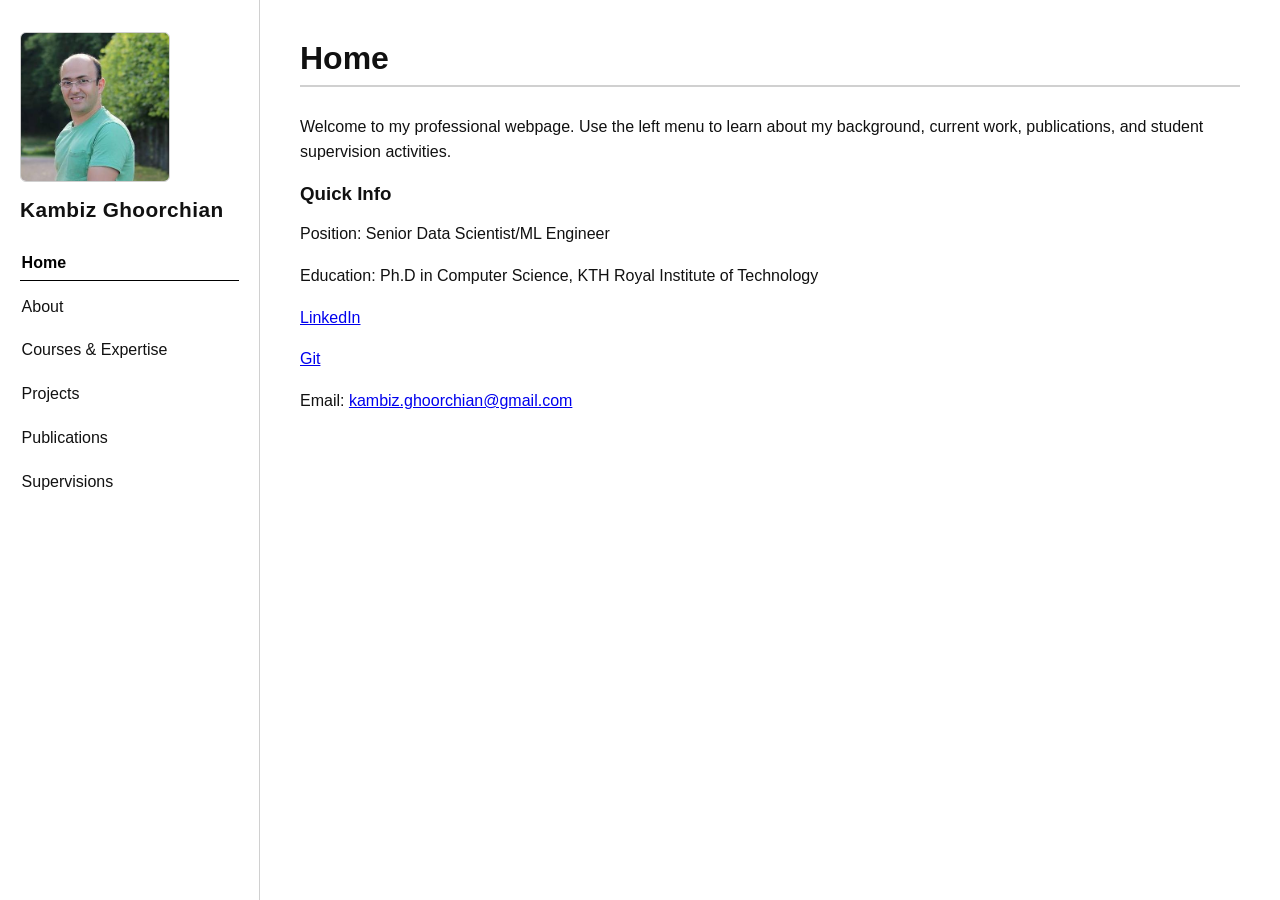
<file: index.html>
<!DOCTYPE html>
<html lang="en">
<head>
	<meta charset="UTF-8">
	<meta name="viewport" content="width=device-width, initial-scale=1.0">
	<title>Kambiz | Home</title>
	<link rel="stylesheet" href="css/profile.css">
</head>
<body>
	<div class="page-shell">
		<aside class="sidebar">
			<img class="profile-photo" src="images/kambiz.jpg" alt="Portrait of Kambiz">
			<h1 class="site-title">Kambiz Ghoorchian</h1>
			<nav aria-label="Main navigation">
				<ul class="nav-list">
					<li><a class="active" href="index.html">Home</a></li>
					<li><a href="about.html">About</a></li>
					<li><a href="courses.html">Courses & Expertise</a></li>
					<li><a href="projects.html">Projects</a></li>
					<li><a href="publications.html">Publications</a></li>
					<li><a href="supervisions.html">Supervisions</a></li>
				</ul>
			</nav>
		</aside>

		<main class="content" aria-labelledby="page-heading">
			<h2 id="page-heading">Home</h2>
			<p>
				Welcome to my professional webpage. Use the left menu to learn about my
				background, current work, publications, and student supervision activities.
			</p>
			<section>
				<h3>Quick Info</h3>
				<p>Position: Senior Data Scientist/ML Engineer</p>
				<p>Education: Ph.D in Computer Science, KTH Royal Institute of Technology</p>
				<p><a href="https://www.linkedin.com/in/kambiz-ghoorchian/" target="_blank" rel="noopener noreferrer">LinkedIn</a></p>
				<p><a href="https://github.com/kambizG" target="_blank" rel="noopener noreferrer">Git</a></p>
				<p>Email: <a href="mailto:kambiz.ghoorchian@gmail.com">kambiz.ghoorchian@gmail.com</a></p>
			</section>
		</main>
	</div>
</body>
</html>
</file>
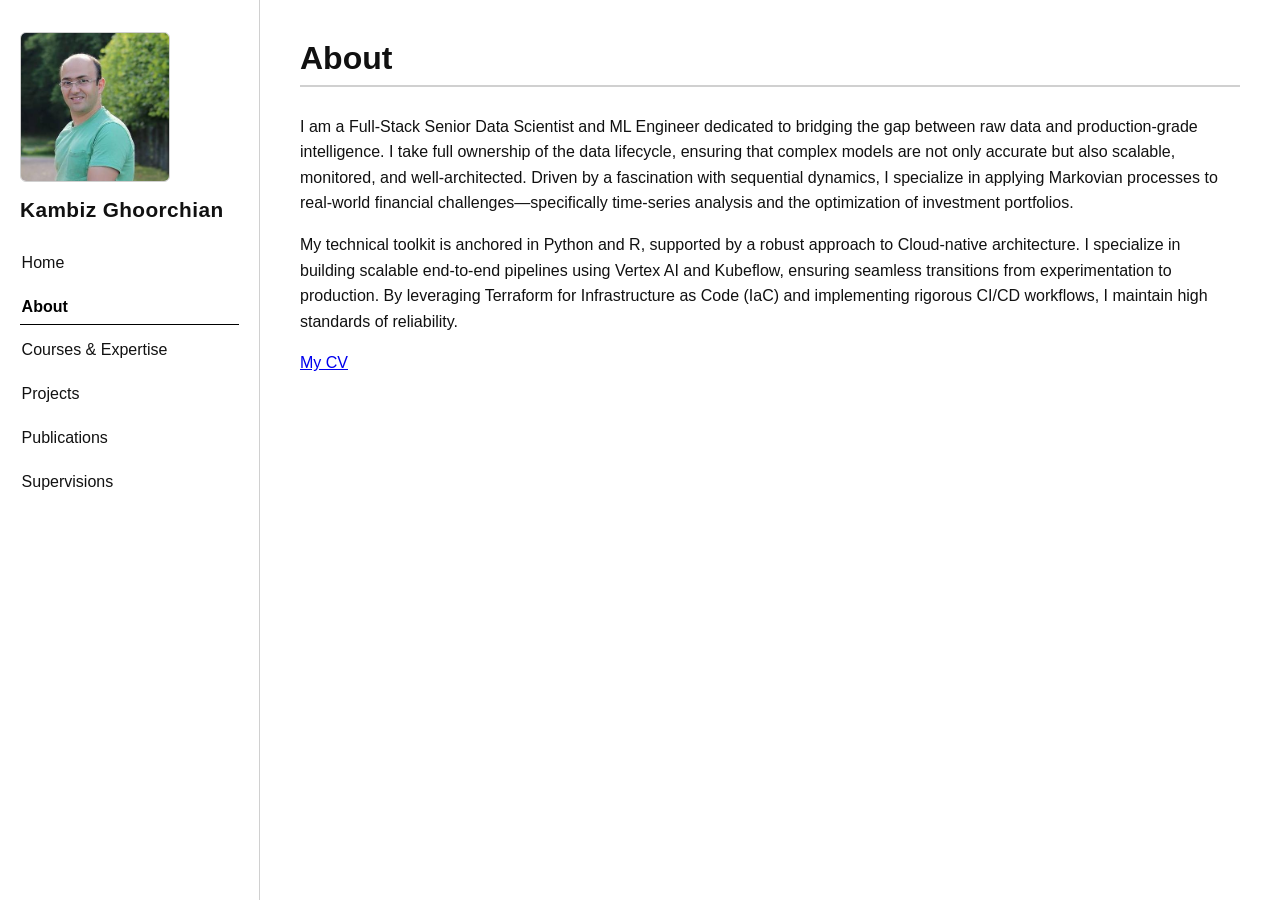
<file: about.html>
<!DOCTYPE html>
<html lang="en">
<head>
  <meta charset="UTF-8">
  <meta name="viewport" content="width=device-width, initial-scale=1.0">
  <title>Kambiz | About</title>
  <link rel="stylesheet" href="css/profile.css">
</head>
<body>
  <div class="page-shell">
    <aside class="sidebar">
      <img class="profile-photo" src="images/kambiz.jpg" alt="Portrait of Kambiz">
      <h1 class="site-title">Kambiz Ghoorchian</h1>
      <nav aria-label="Main navigation">
        <ul class="nav-list">
          <li><a href="index.html">Home</a></li>
          <li><a class="active" href="about.html">About</a></li>
          <li><a href="courses.html">Courses & Expertise</a></li>
          <li><a href="projects.html">Projects</a></li>
          <li><a href="publications.html">Publications</a></li>
          <li><a href="supervisions.html">Supervisions</a></li>
        </ul>
      </nav>
    </aside>

    <main class="content" aria-labelledby="page-heading">
      <h2 id="page-heading">About</h2>
      <p>
        I am a Full-Stack Senior Data Scientist and ML Engineer dedicated to bridging the gap between raw data and production-grade intelligence. I take full ownership of the data lifecycle, ensuring that complex models are not only accurate but also scalable, monitored, and well-architected. Driven by a fascination with sequential dynamics, I specialize in applying Markovian processes to real-world financial challenges—specifically time-series analysis and the optimization of investment portfolios.
      </p>
      <p>
        My technical toolkit is anchored in Python and R, supported by a robust approach to Cloud-native architecture. I specialize in building scalable end-to-end pipelines using Vertex AI and Kubeflow, ensuring seamless transitions from experimentation to production. By leveraging Terraform for Infrastructure as Code (IaC) and implementing rigorous CI/CD workflows, I maintain high standards of reliability. 
      </p>
      <p>
        <a href="data/cv_kambiz.pdf" target="_blank" rel="noopener noreferrer">My CV</a>
      </p>
    </main>
  </div>
</body>
</html>
</file>
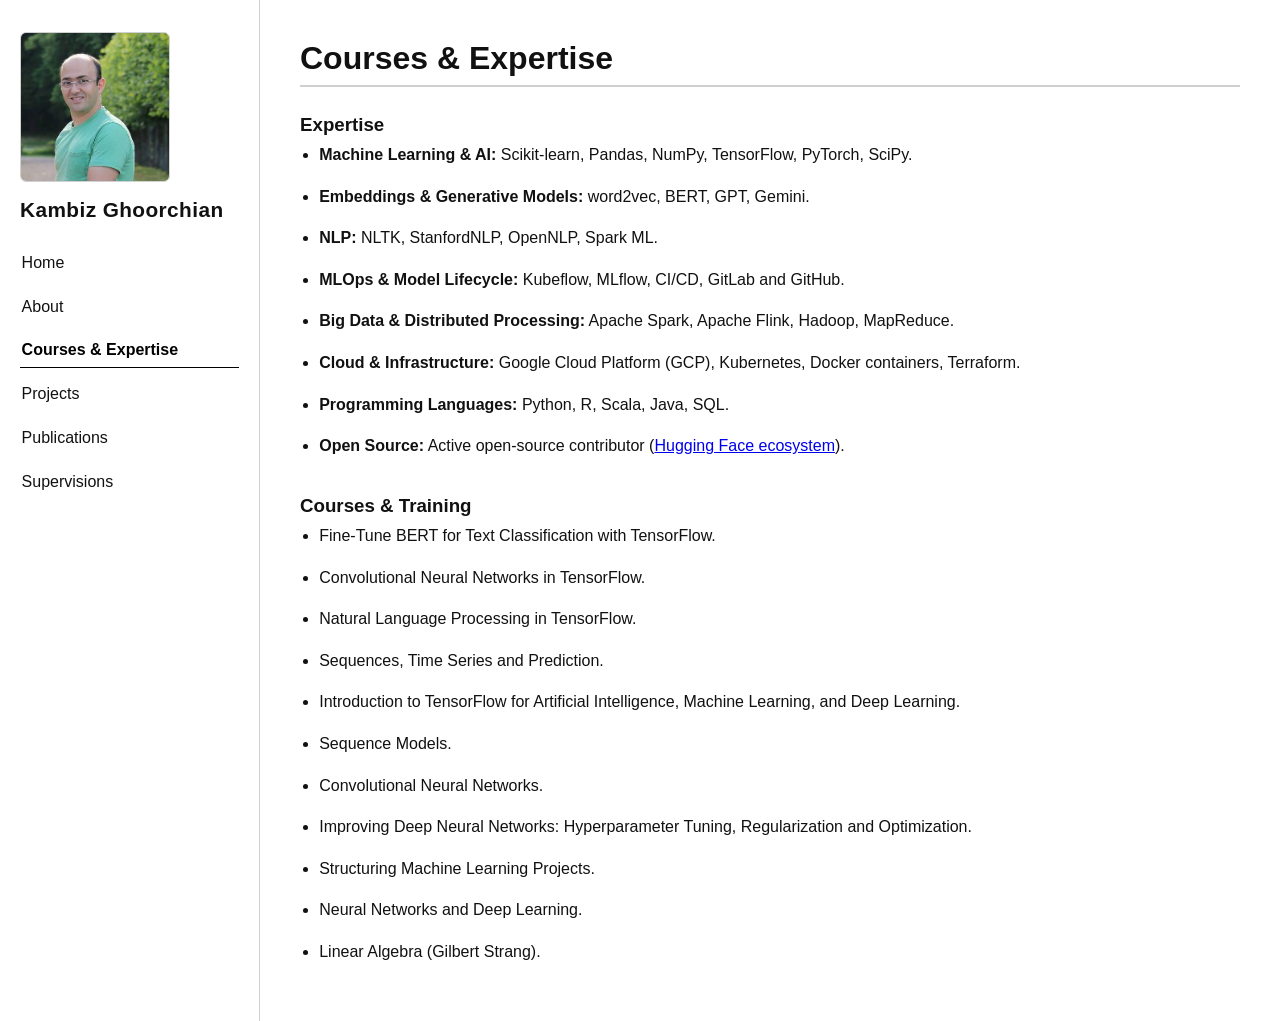
<file: courses.html>
<!DOCTYPE html>
<html lang="en">

<head>
    <meta charset="UTF-8">
    <meta name="viewport" content="width=device-width, initial-scale=1.0">
    <title>Kambiz | Courses & Expertise</title>
    <link rel="stylesheet" href="css/profile.css">
</head>

<body>
    <div class="page-shell">
        <aside class="sidebar">
            <img class="profile-photo" src="images/kambiz.jpg" alt="Portrait of Kambiz">
            <h1 class="site-title">Kambiz Ghoorchian</h1>
            <nav aria-label="Main navigation">
                <ul class="nav-list">
                    <li><a href="index.html">Home</a></li>
                    <li><a href="about.html">About</a></li>
                    <li><a class="active" href="courses.html">Courses & Expertise</a></li>
                    <li><a href="projects.html">Projects</a></li>
                    <li><a href="publications.html">Publications</a></li>
                    <li><a href="supervisions.html">Supervisions</a></li>
                </ul>
            </nav>
        </aside>

        <main class="content" aria-labelledby="page-heading">
            <h2 id="page-heading">Courses & Expertise</h2>

            <section>
                <h3>Expertise</h3>
                <ul class="item-list">

                    <!-- 1. MACHINE LEARNING & AI -->
                    <li>
                        <strong>Machine Learning & AI:</strong>
                        Scikit-learn, Pandas, NumPy, TensorFlow, PyTorch, SciPy.
                    </li>

                    <!-- 2. EMBEDDINGS & GENERATIVE MODELS -->
                    <li>
                        <strong>Embeddings & Generative Models:</strong>
                        word2vec, BERT, GPT, Gemini.
                    </li>

                    <!-- 3. NATURAL LANGUAGE PROCESSING -->
                    <li>
                        <strong>NLP:</strong>
                        NLTK, StanfordNLP, OpenNLP, Spark ML.
                    </li>

                    <!-- 4. MLOPS -->
                    <li>
                        <strong>MLOps & Model Lifecycle:</strong>
                        Kubeflow, MLflow, CI/CD, GitLab and GitHub.
                    </li>

                    <!-- 5. BIG DATA -->
                    <li>
                        <strong>Big Data & Distributed Processing:</strong>
                        Apache Spark, Apache Flink, Hadoop, MapReduce.
                    </li>

                    <!-- 6. CLOUD & INFRA -->
                    <li>
                        <strong>Cloud & Infrastructure:</strong>
                        Google Cloud Platform (GCP), Kubernetes, Docker containers, Terraform.
                    </li>

                    <!-- 7. PROGRAMMING LANGUAGES -->
                    <li>
                        <strong>Programming Languages:</strong>
                        Python, R, Scala, Java, SQL.
                    </li>

                    <!-- 8. OPEN SOURCE -->
                    <li>
                        <strong>Open Source:</strong>
                        Active open-source contributor (<a href="https://github.com/huggingface/course/graphs/contributors">Hugging Face ecosystem</a>).
                    </li>

                </ul>



            <!-- <li>Active open-source contributor (e.g., <a href="https://github.com/huggingface/course/graphs/contributors">Hugging Face ecosystem</a>).</li>
          <li>ML: Scikit-learn, Pandas, NumPy, PyTorch, TensorFlow, SciPy.</li>
          <li>NLP: NLTK, OpenNLP, StanfordNLP, Anaconda, Spark ML.</li>
          <li>MLOps platform: Kubeflow, MLflow.</li>
          <li>Cloud Platforms: Google Cloud Platform (GCP).</li>
          <li>Programming Languages: Python, R, Scala, Java, SQL.</li>
          <li>Big Data Technologies: Spark, Flink, Hadoop, MapReduce, Docker containers.</li>
          <li>Embedding and generative models: word2vec, BERT, Gemini, GPT.</li>
          <li>Infrastructure as Code: Terraform.</li>
          <li>Code integration, testing, and deployment using CI/CD with GitLab and GitHub on GCP.</li> -->
            </section>

            

            <section>
                <h3>Courses & Training</h3>
                <ul class="item-list">
                    <li>Fine-Tune BERT for Text Classification with TensorFlow.</li>
                    <li>Convolutional Neural Networks in TensorFlow.</li>
                    <li>Natural Language Processing in TensorFlow.</li>
                    <li>Sequences, Time Series and Prediction.</li>
                    <li>Introduction to TensorFlow for Artificial Intelligence, Machine Learning, and Deep Learning.
                    </li>
                    <li>Sequence Models.</li>
                    <li>Convolutional Neural Networks.</li>
                    <li>Improving Deep Neural Networks: Hyperparameter Tuning, Regularization and Optimization.</li>
                    <li>Structuring Machine Learning Projects.</li>
                    <li>Neural Networks and Deep Learning.</li>
                    <li>Linear Algebra (Gilbert Strang).</li>
                </ul>
            </section>
        </main>
    </div>
</body>

</html>
</file>
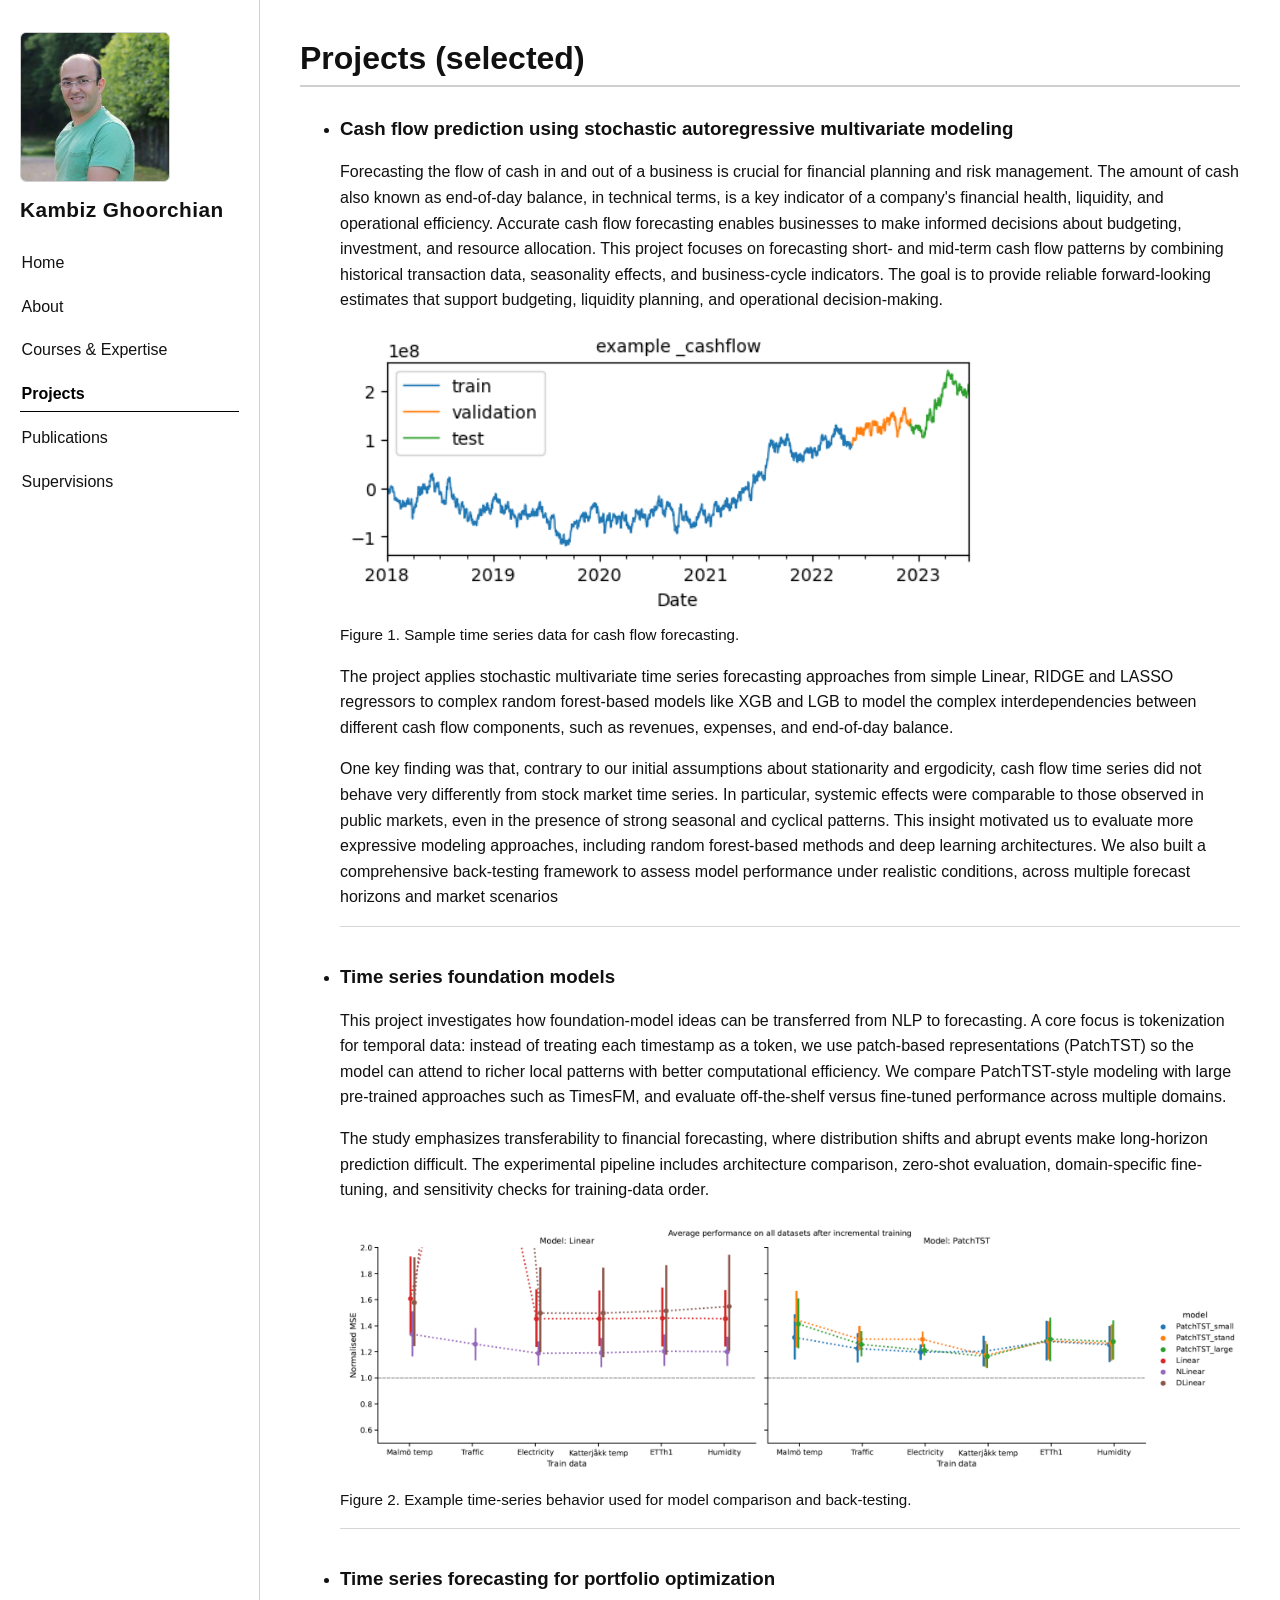
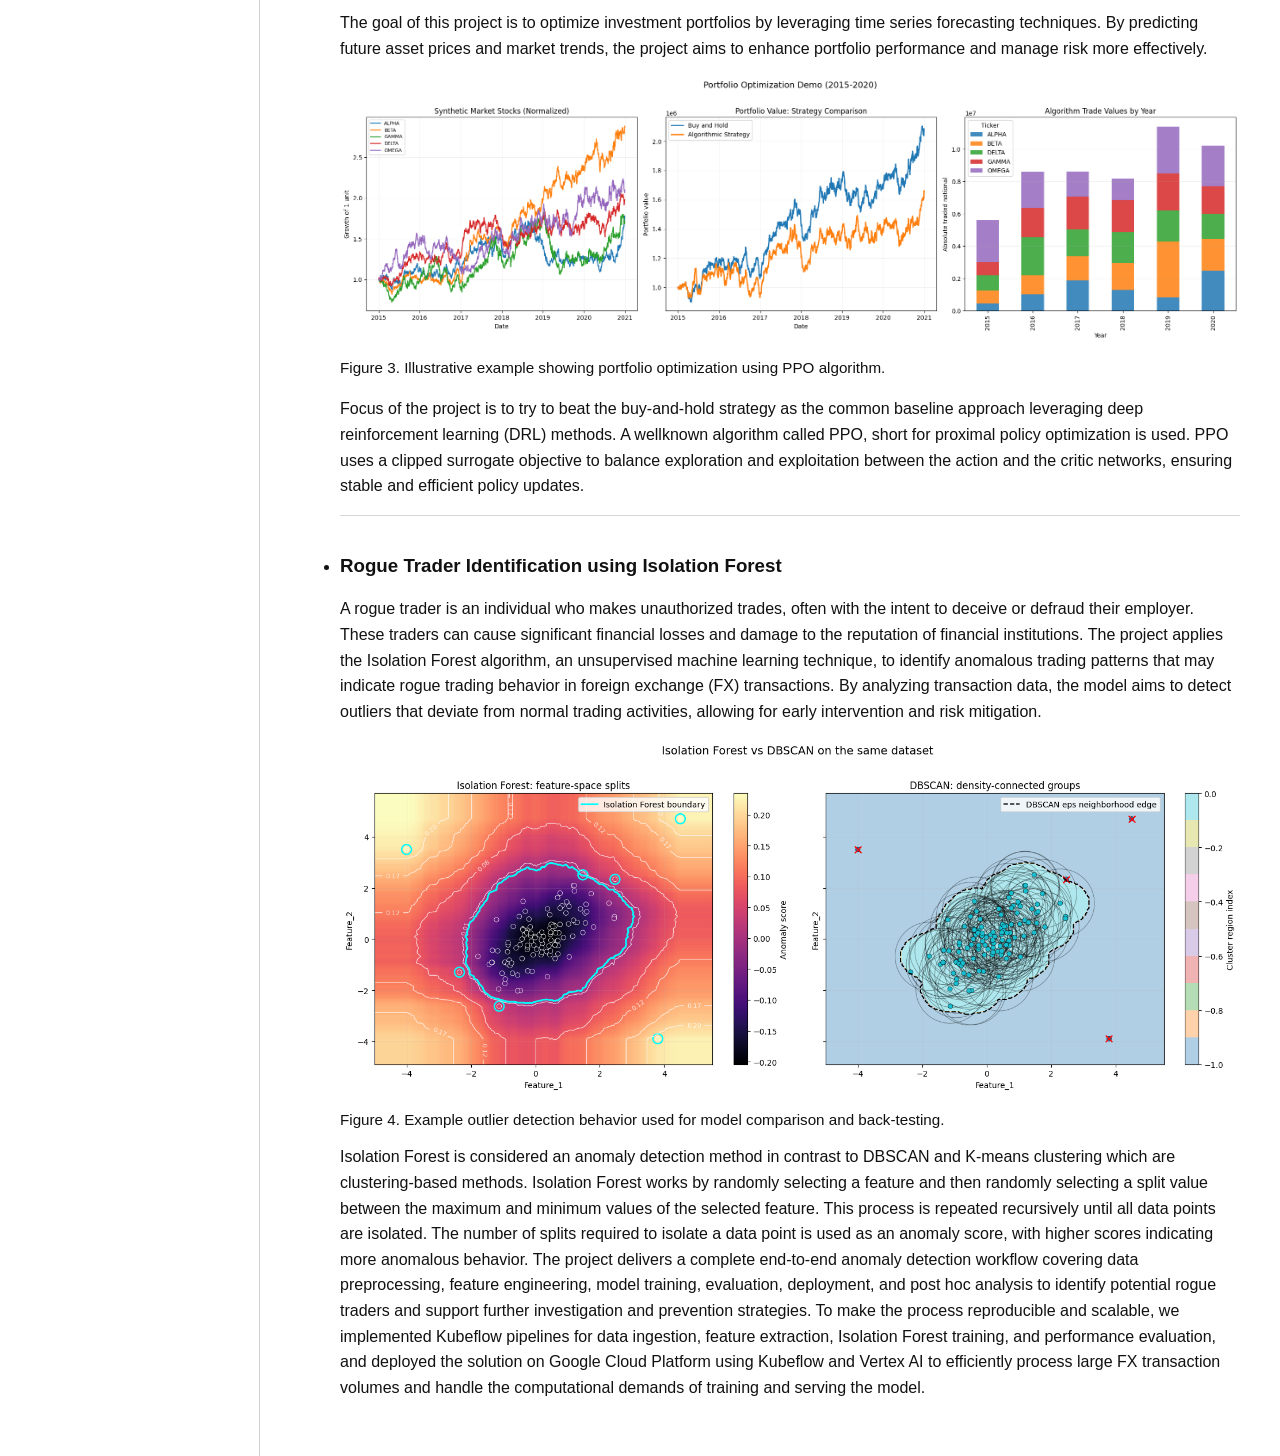
<file: projects.html>
<!DOCTYPE html>
<html lang="en">
<head>
  <meta charset="UTF-8">
  <meta name="viewport" content="width=device-width, initial-scale=1.0">
  <title>Kambiz | Projects</title>
  <link rel="stylesheet" href="css/profile.css">
  <style>
    .content > ul > li + li {
      border-top: 1px solid #d6d6d6;
      margin-top: 1rem;
      padding-top: 1rem;
    }
  </style>
</head>
<body>
  <div class="page-shell">
    <aside class="sidebar">
      <img class="profile-photo" src="images/kambiz.jpg" alt="Portrait of Kambiz">
      <h1 class="site-title">Kambiz Ghoorchian</h1>
      <nav aria-label="Main navigation">
        <ul class="nav-list">
          <li><a href="index.html">Home</a></li>
          <li><a href="about.html">About</a></li>
          <li><a href="courses.html">Courses & Expertise</a></li>
          <li><a class="active" href="projects.html">Projects</a></li>
          <li><a href="publications.html">Publications</a></li>
          <li><a href="supervisions.html">Supervisions</a></li>
        </ul>
      </nav>
    </aside>

    <main class="content" aria-labelledby="page-heading">
      <h2 id="page-heading">Projects (selected)</h2>
      <ul>
        <li>
          <h3>Cash flow prediction using stochastic autoregressive multivariate modeling</h3>
          <p>
            Forecasting the flow of cash in and out of a business is crucial for financial planning and risk management. The amount of cash also known as end-of-day balance, in technical terms, is a key indicator of a company's financial health, liquidity, and operational efficiency. Accurate cash flow forecasting enables businesses to make informed decisions about budgeting, investment, and resource allocation. This project focuses on forecasting short- and mid-term cash flow patterns by combining historical transaction data, seasonality effects, and business-cycle indicators. The goal is to provide reliable forward-looking estimates that support budgeting, liquidity planning, and operational decision-making.

            <figure style="margin: 0.75rem 0;">
            <img src="images/cff_sample_time_series.png" alt="Sample time series data for cash flow forecasting" style="max-width: 100%; height: auto; border-radius: 8px;">
            <figcaption style="font-size: 0.95rem; margin-top: 0.35rem;">Figure 1. Sample time series data for cash flow forecasting.</figcaption>
          </figure>

          </p>
          <p>
            The project applies stochastic multivariate time series forecasting approaches from simple Linear, RIDGE and LASSO regressors to complex random forest-based models like XGB and LGB to model the complex interdependencies between different cash flow components, such as revenues, expenses, and end-of-day balance.
          </p>
          <p>
            One key finding was that, contrary to our initial assumptions about stationarity and ergodicity, cash flow time series did not behave very differently from stock market time series. In particular, systemic effects were comparable to those observed in public markets, even in the presence of strong seasonal and cyclical patterns. This insight motivated us to evaluate more expressive modeling approaches, including random forest-based methods and deep learning architectures. We also built a comprehensive back-testing framework to assess model performance under realistic conditions, across multiple forecast horizons and market scenarios
          </p>
          <!-- <p>
            The work includes data preparation pipelines, feature engineering for time-dependent signals, and model evaluation using realistic back-testing windows. Forecast outputs are designed to be interpretable for financial stakeholders, with clear confidence bands and scenario-based projections for risk-aware planning. 
          </p> -->
        </li>
        <!-- -------------------------------------------- -->
        <li>
          <h3>Time series foundation models</h3>
          <p>
            This project investigates how foundation-model ideas can be transferred from NLP to forecasting. A core focus is tokenization for temporal data: instead of treating each timestamp as a token, we use patch-based representations (PatchTST) so the model can attend to richer local patterns with better computational efficiency. We compare PatchTST-style modeling with large pre-trained approaches such as TimesFM, and evaluate off-the-shelf versus fine-tuned performance across multiple domains.
          </p>
          <p>
            The study emphasizes transferability to financial forecasting, where distribution shifts and abrupt events make long-horizon prediction difficult. The experimental pipeline includes architecture comparison, zero-shot evaluation, domain-specific fine-tuning, and sensitivity checks for training-data order.
          </p>
          <figure style="margin: 0.75rem 0;">
            <img src="images/patch-tst.png" alt="Illustrative time series forecasting figure for foundation model experiments" style="max-width: 100%; height: auto; border-radius: 8px;">
            <figcaption style="font-size: 0.95rem; margin-top: 0.35rem;">Figure 2. Example time-series behavior used for model comparison and back-testing.</figcaption>
          </figure>
        </li>
         <!-- -------------------------------------------- -->
         <li>
          <h3>Time series forecasting for portfolio optimization</h3>
          <p>The goal of this project is to optimize investment portfolios by leveraging time series forecasting techniques. By predicting future asset prices and market trends, the project aims to enhance portfolio performance and manage risk more effectively.</p>

            <figure style="margin: 0.75rem 0;">
            <img src="images/sample_pfo.png" alt="illustrative example showing portfolio optimization using ppo algorithm" style="max-width: 100%; height: auto; border-radius: 8px;">
            <figcaption style="font-size: 0.95rem; margin-top: 0.35rem;">Figure 3. Illustrative example showing portfolio optimization using PPO algorithm.</figcaption>
          </figure>

          <p>Focus of the project is to try to beat the buy-and-hold strategy as the common baseline approach leveraging deep reinforcement learning (DRL) methods. A wellknown algorithm called PPO, short for proximal policy optimization is used. PPO uses a clipped surrogate objective to balance exploration and exploitation between the action and the critic networks, ensuring stable and efficient policy updates.</p>
        </li>
        <!-- -------------------------------------------- -->
         <li>
          <h3>Rogue Trader Identification using Isolation Forest</h3>
          <p>A rogue trader is an individual who makes unauthorized trades, often with the intent to deceive or defraud their employer. These traders can cause significant financial losses and damage to the reputation of financial institutions. The project applies the Isolation Forest algorithm, an unsupervised machine learning technique, to identify anomalous trading patterns that may indicate rogue trading behavior in foreign exchange (FX) transactions. By analyzing transaction data, the model aims to detect outliers that deviate from normal trading activities, allowing for early intervention and risk mitigation. 
            
          <figure style="margin: 0.75rem 0;">
            <img src="images/outlier.png" alt="Illustrative outlier detection figure for comparing the isolation-based vs clustering-based methods" style="max-width: 100%; height: auto; border-radius: 8px;">
            <figcaption style="font-size: 0.95rem; margin-top: 0.35rem;">Figure 4. Example outlier detection behavior used for model comparison and back-testing.</figcaption>
          </figure>
          
          Isolation Forest is considered an anomaly detection method in contrast to DBSCAN and K-means clustering which are clustering-based methods. Isolation Forest works by randomly selecting a feature and then randomly selecting a split value between the maximum and minimum values of the selected feature. This process is repeated recursively until all data points are isolated. The number of splits required to isolate a data point is used as an anomaly score, with higher scores indicating more anomalous behavior.

          The project delivers a complete end-to-end anomaly detection workflow covering data preprocessing, feature engineering, model training, evaluation, deployment, and post hoc analysis to identify potential rogue traders and support further investigation and prevention strategies. To make the process reproducible and scalable, we implemented Kubeflow pipelines for data ingestion, feature extraction, Isolation Forest training, and performance evaluation, and deployed the solution on Google Cloud Platform using Kubeflow and Vertex AI to efficiently process large FX transaction volumes and handle the computational demands of training and serving the model.

          </p>
        </li>
        <!-- -------------------------------------------- -->
        <!-- <li>
          <h3>Fraud detection in Credit Card Transactions</h3>
          <p>Description: to be added</p>
        </li> -->
      </ul>
    </main>
  </div>
</body>
</html>
</file>
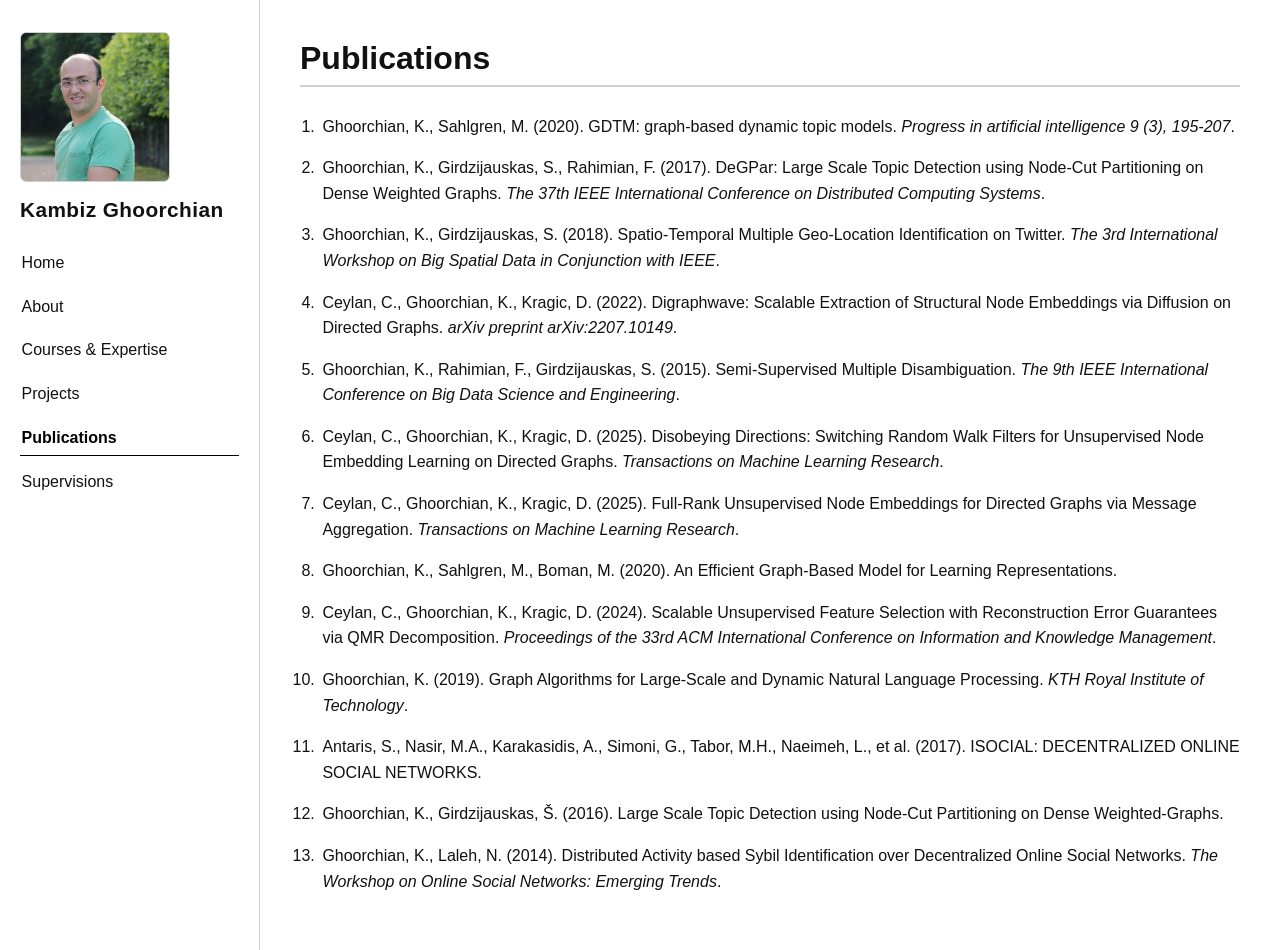
<file: publications.html>
<!DOCTYPE html>
<html lang="en">
<head>
  <meta charset="UTF-8">
  <meta name="viewport" content="width=device-width, initial-scale=1.0">
  <title>Kambiz | Publications</title>
  <link rel="stylesheet" href="css/profile.css">
</head>
<body>
  <div class="page-shell">
    <aside class="sidebar">
      <img class="profile-photo" src="images/kambiz.jpg" alt="Portrait of Kambiz">
      <h1 class="site-title">Kambiz Ghoorchian</h1>
      <nav aria-label="Main navigation">
        <ul class="nav-list">
          <li><a href="index.html">Home</a></li>
          <li><a href="about.html">About</a></li>
          <li><a href="courses.html">Courses & Expertise</a></li>
          <li><a href="projects.html">Projects</a></li>
          <li><a class="active" href="publications.html">Publications</a></li>
          <li><a href="supervisions.html">Supervisions</a></li>
        </ul>
      </nav>
    </aside>

    <main class="content" aria-labelledby="page-heading">
      <h2 id="page-heading">Publications</h2>
      <ol class="item-list numbered">
        <li>
          Ghoorchian, K., Sahlgren, M. (2020). GDTM: graph-based dynamic topic models. <em>Progress in artificial intelligence 9 (3), 195-207</em>.
        </li>
        <li>
          Ghoorchian, K., Girdzijauskas, S., Rahimian, F. (2017). DeGPar: Large Scale Topic Detection using Node-Cut Partitioning on Dense Weighted Graphs. <em>The 37th IEEE International Conference on Distributed Computing Systems</em>.
        </li>
        <li>
          Ghoorchian, K., Girdzijauskas, S. (2018). Spatio-Temporal Multiple Geo-Location Identification on Twitter. <em>The 3rd International Workshop on Big Spatial Data in Conjunction with IEEE</em>.
        </li>
        <li>
          Ceylan, C., Ghoorchian, K., Kragic, D. (2022). Digraphwave: Scalable Extraction of Structural Node Embeddings via Diffusion on Directed Graphs. <em>arXiv preprint arXiv:2207.10149</em>.
        </li>
        <li>
          Ghoorchian, K., Rahimian, F., Girdzijauskas, S. (2015). Semi-Supervised Multiple Disambiguation. <em>The 9th IEEE International Conference on Big Data Science and Engineering</em>.
        </li>
        <li>
          Ceylan, C., Ghoorchian, K., Kragic, D. (2025). Disobeying Directions: Switching Random Walk Filters for Unsupervised Node Embedding Learning on Directed Graphs. <em>Transactions on Machine Learning Research</em>.
        </li>
        <li>
          Ceylan, C., Ghoorchian, K., Kragic, D. (2025). Full-Rank Unsupervised Node Embeddings for Directed Graphs via Message Aggregation. <em>Transactions on Machine Learning Research</em>.
        </li>
        <li>
          Ghoorchian, K., Sahlgren, M., Boman, M. (2020). An Efficient Graph-Based Model for Learning Representations.
        </li>
        <li>
          Ceylan, C., Ghoorchian, K., Kragic, D. (2024). Scalable Unsupervised Feature Selection with Reconstruction Error Guarantees via QMR Decomposition. <em>Proceedings of the 33rd ACM International Conference on Information and Knowledge Management</em>.
        </li>
        <li>
          Ghoorchian, K. (2019). Graph Algorithms for Large-Scale and Dynamic Natural Language Processing. <em>KTH Royal Institute of Technology</em>.
        </li>
        <li>
          Antaris, S., Nasir, M.A., Karakasidis, A., Simoni, G., Tabor, M.H., Naeimeh, L., et al. (2017). ISOCIAL: DECENTRALIZED ONLINE SOCIAL NETWORKS.
        </li>
        <li>
          Ghoorchian, K., Girdzijauskas, Š. (2016). Large Scale Topic Detection using Node-Cut Partitioning on Dense Weighted-Graphs.
        </li>
        <li>
          Ghoorchian, K., Laleh, N. (2014). Distributed Activity based Sybil Identification over Decentralized Online Social Networks. <em>The Workshop on Online Social Networks: Emerging Trends</em>.
        </li>
         <!-- <li>
          <h3>GDTM: graph-based dynamic topic models</h3>
          <p>K Ghoorchian, M Sahlgren. Progress in artificial intelligence 9 (3), 195-207. 2020.</p>
        </li>
        <li>
          <h3>DeGPar: Large Scale Topic Detection using Node-Cut Partitioning on Dense Weighted Graphs</h3>
          <p>K Ghoorchian, S Girdzijauskas, F Rahimian. The 37th IEEE International Conference on Distributed Computing Systems. 2017.</p>
        </li>
        <li>
          <h3>Spatio-Temporal Multiple Geo-Location Identification on Twitter</h3>
          <p>K Ghoorchian, S Girdzijauskas. The 3rd International Workshop on Big Spatial Data in Conjunction with IEEE. 2018.</p>
        </li>
        <li>
          <h3>Digraphwave: Scalable Extraction of Structural Node Embeddings via Diffusion on Directed Graphs</h3>
          <p>C Ceylan, K Ghoorchian, D Kragic. arXiv preprint arXiv:2207.10149. 2022.</p>
        </li>
        <li>
          <h3>Semi-Supervised Multiple Disambiguation</h3>
          <p>K Ghoorchian, F Rahimian, S Girdzijauskas. The 9th IEEE International Conference on Big Data Science and Engineering. 2015.</p>
        </li>
        <li>
          <h3>Disobeying Directions: Switching Random Walk Filters for Unsupervised Node Embedding Learning on Directed Graphs</h3>
          <p>C Ceylan, K Ghoorchian, D Kragic. Transactions on Machine Learning Research. 2025.</p>
        </li>
        <li>
          <h3>Full-Rank Unsupervised Node Embeddings for Directed Graphs via Message Aggregation</h3>
          <p>C Ceylan, K Ghoorchian, D Kragic. Transactions on Machine Learning Research. 2025.</p>
        </li>
        <li>
          <h3>An Efficient Graph-Based Model for Learning Representations</h3>
          <p>K Ghoorchian, M Sahlgren, M Boman. 2020.</p>
        </li>
        <li>
          <h3>Scalable Unsupervised Feature Selection with Reconstruction Error Guarantees via QMR Decomposition</h3>
          <p>C Ceylan, K Ghoorchian, D Kragic. Proceedings of the 33rd ACM International Conference on Information and. 2024.</p>
        </li>
        <li>
          <h3>Graph Algorithms for Large-Scale and Dynamic Natural Language Processing</h3>
          <p>K Ghoorchian. KTH Royal Institute of Technology. 2019.</p>
        </li>
        <li>
          <h3>ISOCIAL: DECENTRALIZED ONLINE SOCIAL NETWORKS</h3>
          <p>S Antaris, MA Nasir, A Karakasidis, G Simoni, MH Tabor, L Naeimeh, ... 2017.</p>
        </li>
        <li>
          <h3>Large Scale Topic Detection using Node-Cut Partitioning on Dense Weighted-Graphs</h3>
          <p>K Ghoorchian, Š Girdzijauskas. 2016.</p>
        </li>
        <li>
          <h3>Distributed Activity based Sybil Identification over Decentralized Online Social Networks</h3>
          <p>K Ghoorchian, N Laleh. The Workshop on Online Social Networks: Emerging Trends. 2014.</p>
        </li>
        <li>
          <h3>ICDCS 2017</h3>
          <p>A Babay, E Wagner, M Dinitz, Y Amir. 2017.</p>
        </li>
        
        <li>
          Author, A. (2026). Paper title. <em>Journal/Conference Name</em>.
        </li>
        <li>
          Author, A., Collaborator, B. (2025). Paper title. <em>Journal/Conference Name</em>.
        </li>
        <li>
          Author, A. (2024). Paper title. <em>Journal/Conference Name</em>.
        </li> -->
      </ol>
    </main>
  </div>
</body>
</html>
</file>
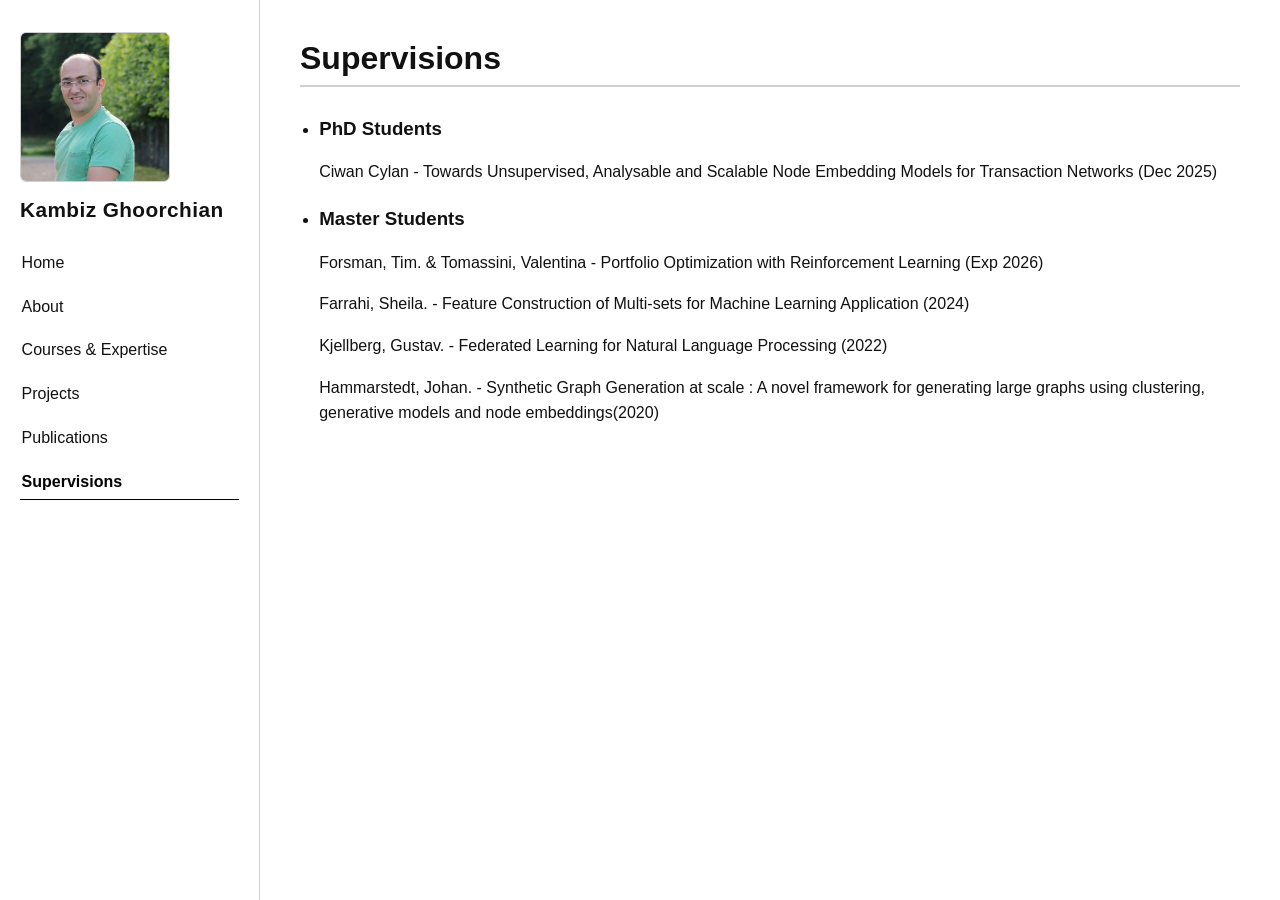
<file: supervisions.html>
<!DOCTYPE html>
<html lang="en">
<head>
  <meta charset="UTF-8">
  <meta name="viewport" content="width=device-width, initial-scale=1.0">
  <title>Kambiz | Supervisions</title>
  <link rel="stylesheet" href="css/profile.css">
</head>
<body>
  <div class="page-shell">
    <aside class="sidebar">
      <img class="profile-photo" src="images/kambiz.jpg" alt="Portrait of Kambiz">
      <h1 class="site-title">Kambiz Ghoorchian</h1>
      <nav aria-label="Main navigation">
        <ul class="nav-list">
          <li><a href="index.html">Home</a></li>
          <li><a href="about.html">About</a></li>
          <li><a href="courses.html">Courses & Expertise</a></li>
          <li><a href="projects.html">Projects</a></li>
          <li><a href="publications.html">Publications</a></li>
          <li><a class="active" href="supervisions.html">Supervisions</a></li>
        </ul>
      </nav>
    </aside>

    <main class="content" aria-labelledby="page-heading">
      <h2 id="page-heading">Supervisions</h2>
      <ul class="item-list">
        <li>
          <h3>PhD Students</h3>
          <p>Ciwan Cylan - Towards Unsupervised, Analysable and Scalable Node Embedding Models for Transaction Networks (Dec 2025)</p>
        </li>
        <li>
          <h3>Master Students</h3>
            <p>Forsman, Tim. & Tomassini, Valentina - Portfolio Optimization with Reinforcement Learning (Exp 2026)</p>
            <p>Farrahi, Sheila. - Feature Construction of Multi-sets for Machine Learning Application (2024)</p>
            <p>Kjellberg, Gustav. - Federated Learning for Natural Language Processing (2022)</p>
            <p>Hammarstedt, Johan. - Synthetic Graph Generation at scale : A novel framework for generating large graphs using clustering, generative models and node embeddings(2020)</p>
        </li>
      </ul>
    </main>
  </div>
</body>
</html>
</file>
<file: css/profile.css>
:root {
  --bg: #ffffff;
  --surface: #ffffff;
  --text: #111111;
  --muted: #4b4b4b;
  --line: #d0d0d0;
}

* {
  box-sizing: border-box;
}

body {
  margin: 0;
  font-family: "Helvetica Neue", "Arial", sans-serif;
  background: var(--bg);
  color: var(--text);
}

.page-shell {
  min-height: 100vh;
  display: grid;
  grid-template-columns: 260px 1fr;
}

.sidebar {
  background: var(--surface);
  color: var(--text);
  padding: 2rem 1.25rem;
  border-right: 1px solid var(--line);
}

.profile-photo {
  display: block;
  width: 150px;
  height: 150px;
  object-fit: cover;
  border-radius: 6px;
  border: 1px solid var(--line);
  margin: 0 0 0.9rem;
}

.site-title {
  margin: 0 0 1.4rem;
  font-size: 1.3rem;
  letter-spacing: 0.02em;
  line-height: 1.3;
}

.nav-list {
  list-style: none;
  padding: 0;
  margin: 0;
  display: grid;
  gap: 0.55rem;
}

.nav-list a {
  display: block;
  padding: 0.5rem 0.1rem;
  border-radius: 0;
  color: var(--text);
  text-decoration: none;
  font-weight: 500;
  border-bottom: 1px solid transparent;
  transition: background-color 0.2s ease, color 0.2s ease;
}

.nav-list a:hover,
.nav-list a:focus-visible {
  color: #000000;
  border-bottom-color: var(--line);
}

.nav-list a.active {
  color: #000000;
  font-weight: 700;
  border-bottom-color: #000000;
}

.content {
  padding: 2.5rem;
}

.content h2 {
  margin-top: 0;
  font-size: 2rem;
  border-bottom: 2px solid var(--line);
  padding-bottom: 0.5rem;
}

.content h3 {
  margin-bottom: 0.4rem;
}

.content p,
.content li {
  line-height: 1.6;
}

.content > section + section {
  margin-top: 2.25rem;
}

.item-list {
  margin: 0;
  padding-left: 1.2rem;
}

.item-list li {
  margin-bottom: 1rem;
}

.numbered li {
  padding-left: 0.2rem;
}

@media (max-width: 820px) {
  .page-shell {
    grid-template-columns: 1fr;
  }

  .sidebar {
    border-right: 0;
    border-bottom: 1px solid var(--line);
  }

  .profile-photo {
    width: 110px;
    height: 110px;
  }

  .content {
    padding: 1.4rem;
  }
}
</file>
